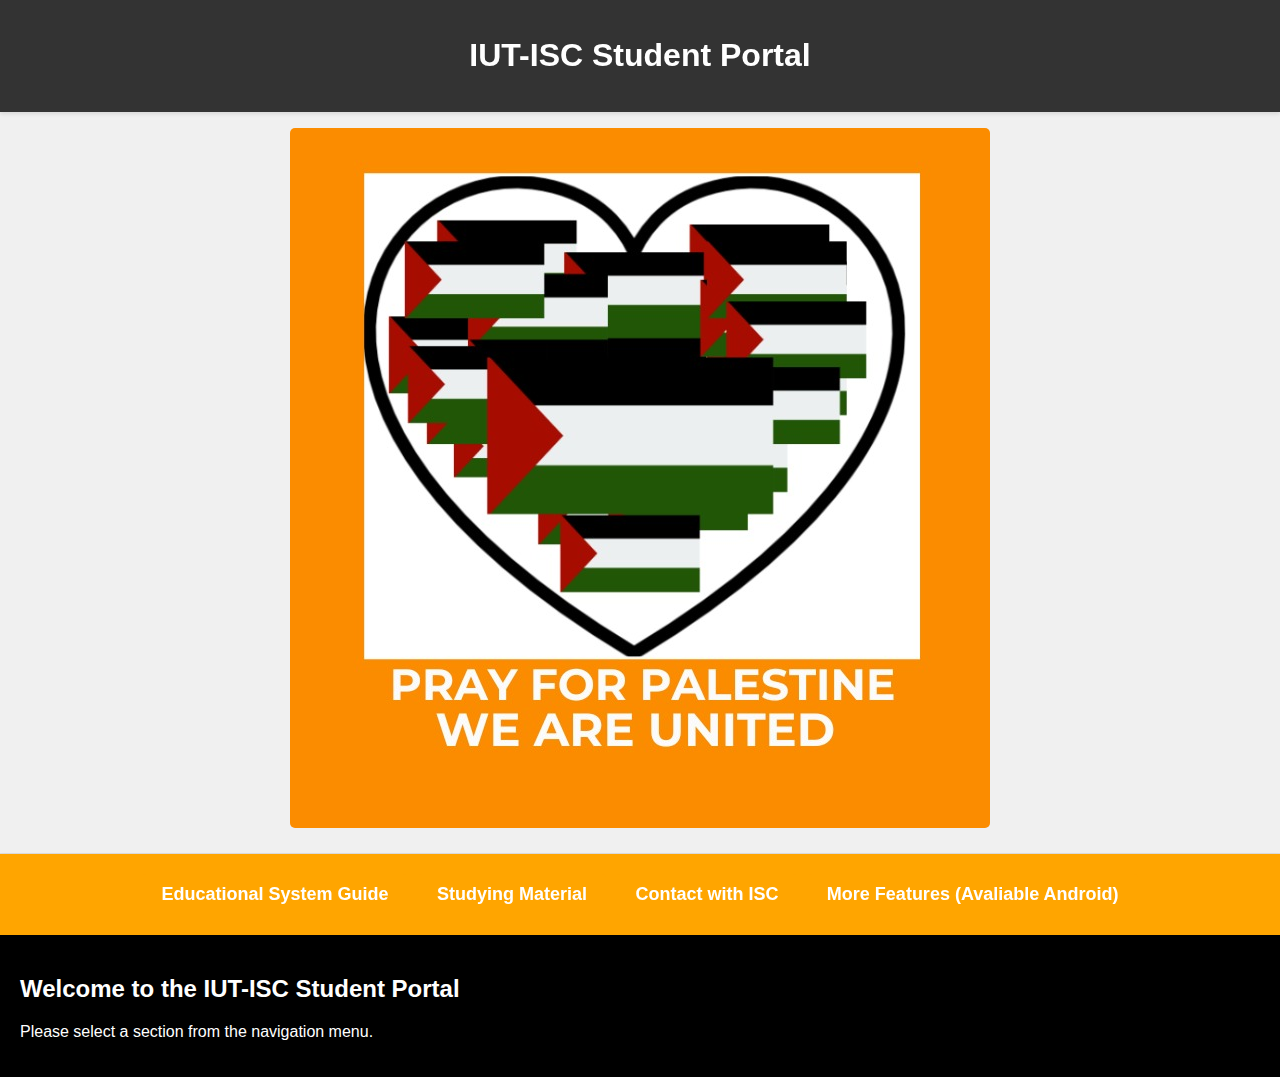
<file: index.html>
<!DOCTYPE html>
<html lang="en" >
<head>
<meta charset="UTF-8">
<meta name="viewport" content="width=device-width, initial-scale=1.0">
<title>IUT-ISC Student Portal</title>
<link rel="stylesheet" href="css/style.css">
</head>
<body>
  <header style="color: white;">
    <h1>IUT-ISC Student Portal</h1>
  </header>

  <main>
    <section id="prayForPalestine">
      <img src="img/pray.png" alt="Pray for Palestine"> 
    </section>

    <nav>
      <button data-page="educational_system" >Educational System Guide</button>
      <button data-page="study_material" >Studying Material</button>
      <button data-page="contact_isc" >Contact with ISC</button>
      <button data-page="app_guide" >More Features (Avaliable Android)</button>
    </nav>

    <section id="pageContent" style="color: white;">
      <h2>Welcome to the IUT-ISC Student Portal</h2>
      <p>Please select a section from the navigation menu.</p>
    </section>
  </main>

  <script src="js/scripts.js"></script>
</body>
</html>
</file>
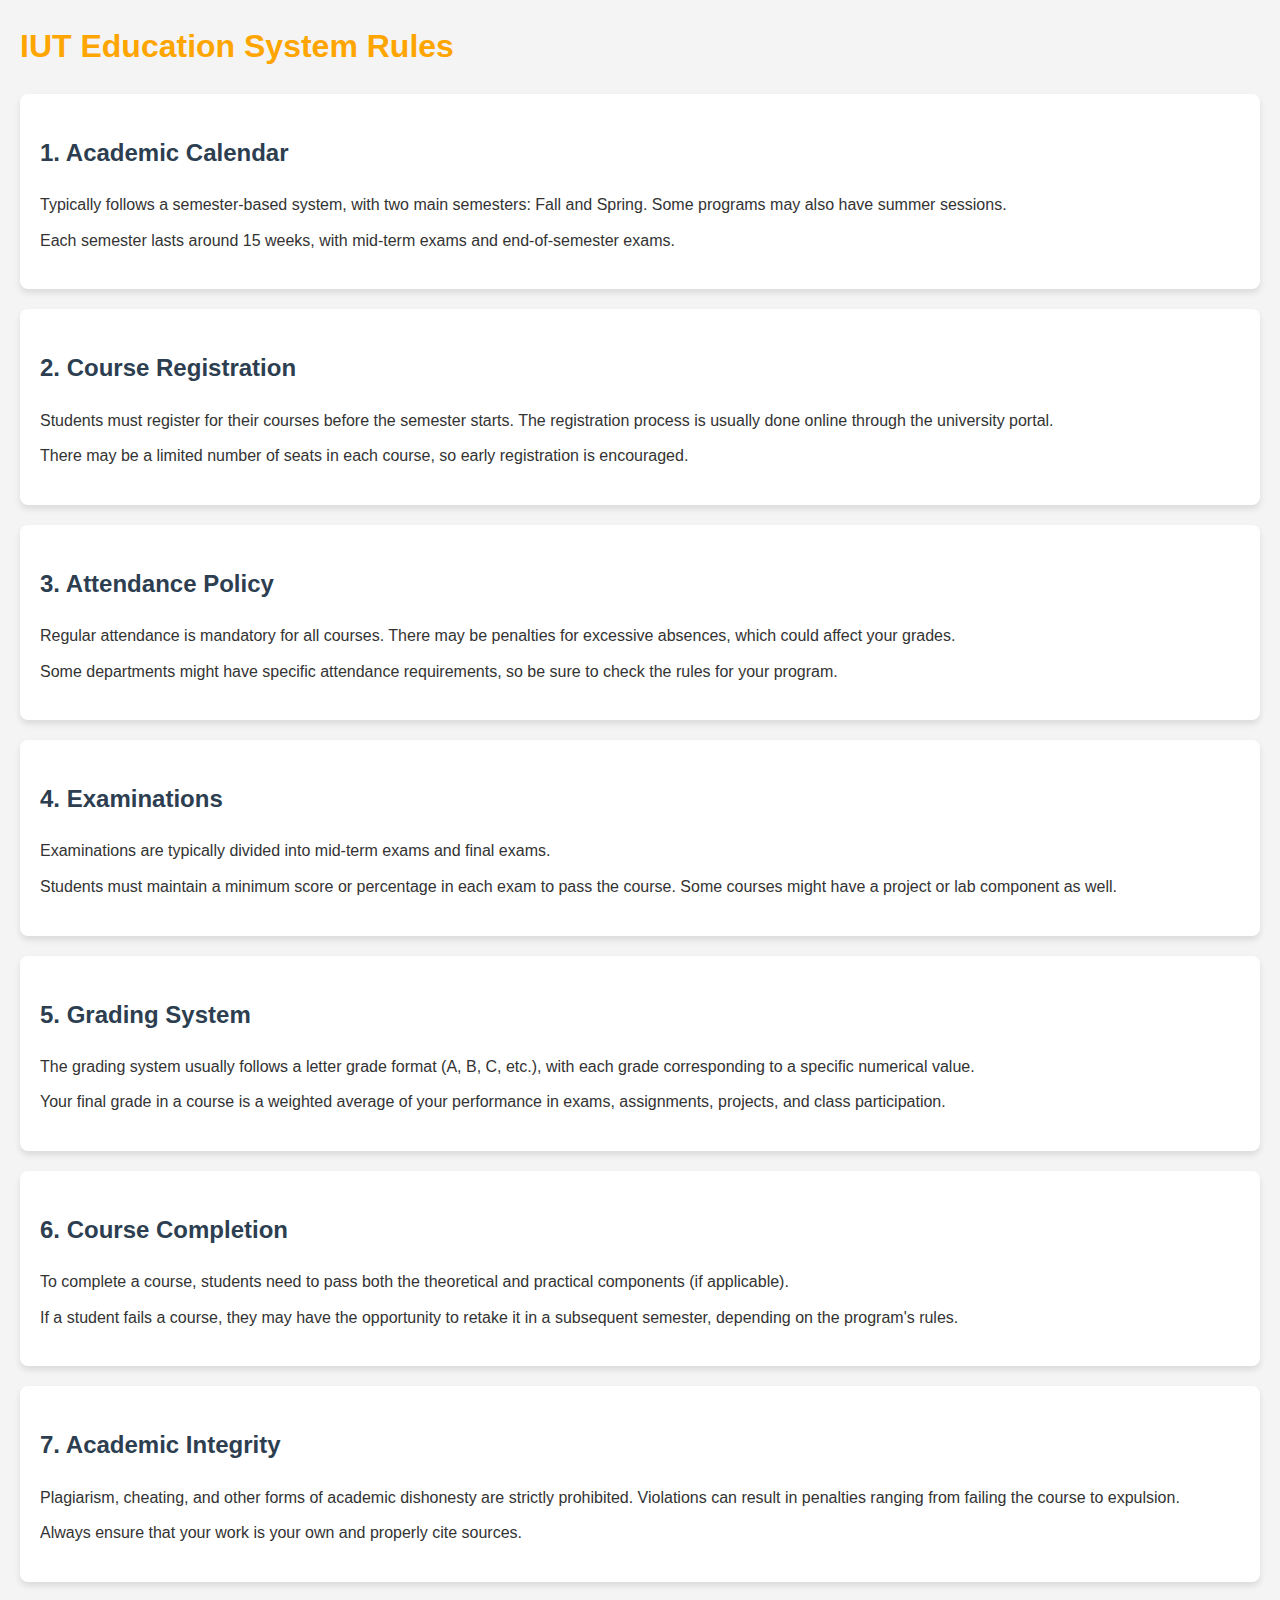
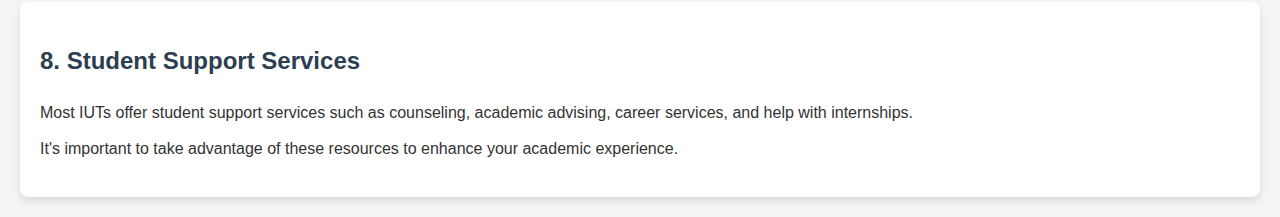
<file: EDUCATION_SYSTEM_RULES.html>
<!DOCTYPE html>
<html lang="en">
<head>
    <meta charset="UTF-8">
    <meta name="viewport" content="width=device-width, initial-scale=1.0">
    <title>IUT Education System Rules</title>
    <style>
        body {
            font-family: Arial, sans-serif;
            line-height: 1.6;
            margin: 20px;
            background-color: #f4f4f4;
            color: #333;
        }
        h1 {
            color: orange;
        }
        h2 {
            color: #2c3e50;
        }
        ul {
            list-style-type: none;
            padding: 0;
        }
        li {
            margin: 10px 0;
        }
        .section {
            background-color: #fff;
            padding: 20px;
            margin-bottom: 20px;
            border-radius: 8px;
            box-shadow: 0 4px 6px rgba(0, 0, 0, 0.1);
        }
    </style>
</head>
<body>
    <h1>IUT Education System Rules</h1>

    <div class="section">
        <h2>1. Academic Calendar</h2>
        <ul>
            <li>Typically follows a semester-based system, with two main semesters: Fall and Spring. Some programs may also have summer sessions.</li>
            <li>Each semester lasts around 15 weeks, with mid-term exams and end-of-semester exams.</li>
        </ul>
    </div>

    <div class="section">
        <h2>2. Course Registration</h2>
        <ul>
            <li>Students must register for their courses before the semester starts. The registration process is usually done online through the university portal.</li>
            <li>There may be a limited number of seats in each course, so early registration is encouraged.</li>
        </ul>
    </div>

    <div class="section">
        <h2>3. Attendance Policy</h2>
        <ul>
            <li>Regular attendance is mandatory for all courses. There may be penalties for excessive absences, which could affect your grades.</li>
            <li>Some departments might have specific attendance requirements, so be sure to check the rules for your program.</li>
        </ul>
    </div>

    <div class="section">
        <h2>4. Examinations</h2>
        <ul>
            <li>Examinations are typically divided into mid-term exams and final exams.</li>
            <li>Students must maintain a minimum score or percentage in each exam to pass the course. Some courses might have a project or lab component as well.</li>
        </ul>
    </div>

    <div class="section">
        <h2>5. Grading System</h2>
        <ul>
            <li>The grading system usually follows a letter grade format (A, B, C, etc.), with each grade corresponding to a specific numerical value.</li>
            <li>Your final grade in a course is a weighted average of your performance in exams, assignments, projects, and class participation.</li>
        </ul>
    </div>

    <div class="section">
        <h2>6. Course Completion</h2>
        <ul>
            <li>To complete a course, students need to pass both the theoretical and practical components (if applicable).</li>
            <li>If a student fails a course, they may have the opportunity to retake it in a subsequent semester, depending on the program's rules.</li>
        </ul>
    </div>

    <div class="section">
        <h2>7. Academic Integrity</h2>
        <ul>
            <li>Plagiarism, cheating, and other forms of academic dishonesty are strictly prohibited. Violations can result in penalties ranging from failing the course to expulsion.</li>
            <li>Always ensure that your work is your own and properly cite sources.</li>
        </ul>
    </div>

    <div class="section">
        <h2>8. Student Support Services</h2>
        <ul>
            <li>Most IUTs offer student support services such as counseling, academic advising, career services, and help with internships.</li>
            <li>It's important to take advantage of these resources to enhance your academic experience.</li>
        </ul>
    </div>
</body>
</html>
</file>
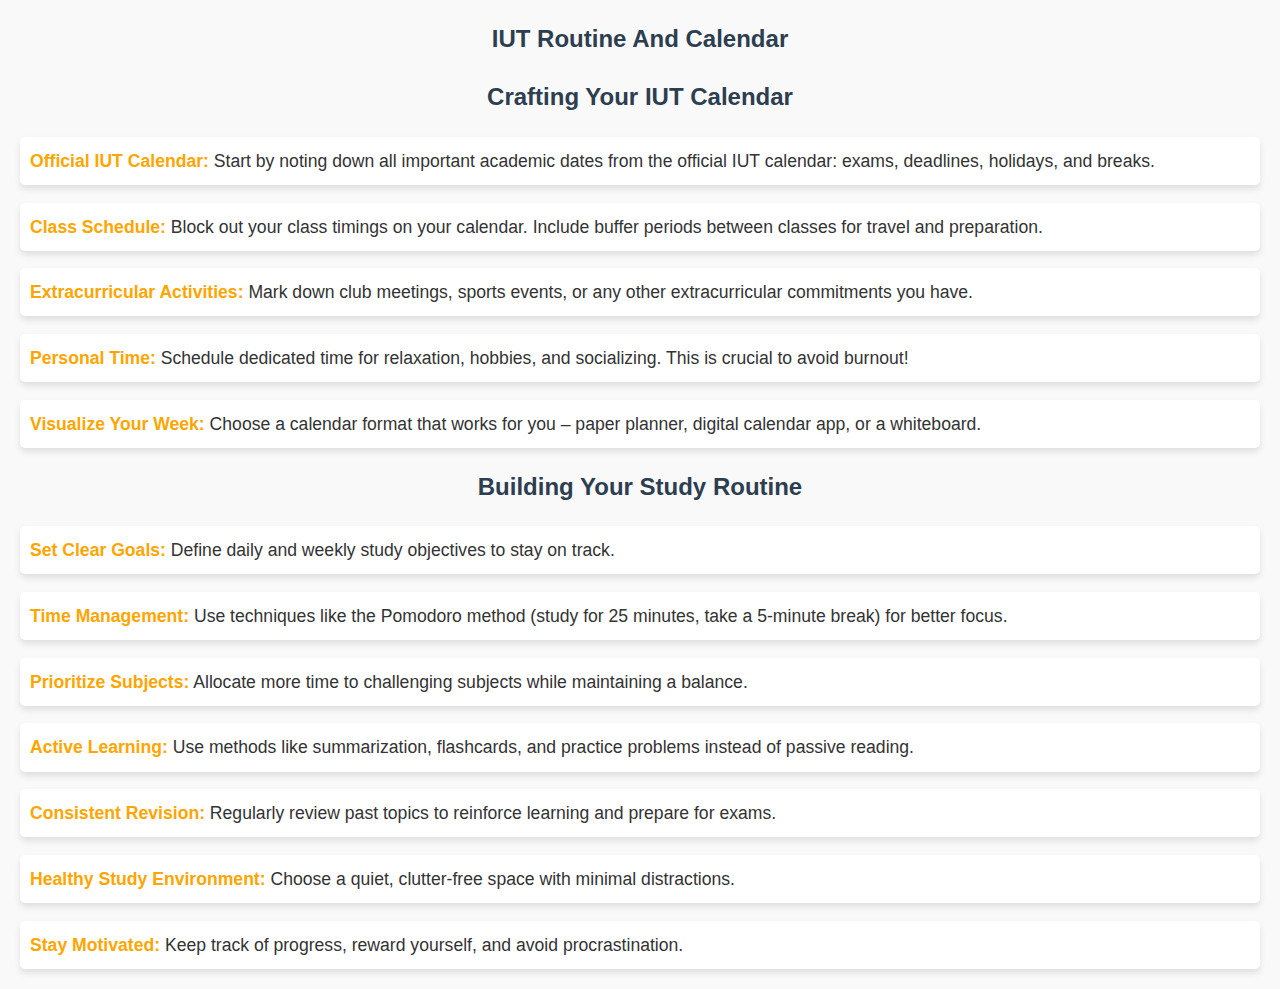
<file: iut-routine-and-calendar.html>
<!DOCTYPE html>
<html lang="en">
<head>
    <meta charset="UTF-8">
    <meta name="viewport" content="width=device-width, initial-scale=1.0">
    <title>IUT Routine And Calendar</title>
    <style>
        body {
            font-family: Arial, sans-serif;
            line-height: 1.6;
            margin: 20px;
            background-color: #f9f9f9;
            color: #333;
        }
        h2 {
            color: #2c3e50;
            text-align: center;
            margin-bottom: 20px;
        }
        p {
            font-size: 1.1em;
            margin-bottom: 10px;
            padding: 10px;
            background-color: #fff;
            border-radius: 5px;
            box-shadow: 0 4px 6px rgba(0, 0, 0, 0.1);
        }
        strong {
            color: orange;
        }
    </style>
</head>
<body>
    <h2>IUT Routine And Calendar</h2>
    
    <h2>Crafting Your IUT Calendar</h2>
    <p><strong>Official IUT Calendar:</strong> Start by noting down all important academic dates from the official IUT calendar: exams, deadlines, holidays, and breaks.</p>
    <p><strong>Class Schedule:</strong> Block out your class timings on your calendar. Include buffer periods between classes for travel and preparation.</p>
    <p><strong>Extracurricular Activities:</strong> Mark down club meetings, sports events, or any other extracurricular commitments you have.</p>
    <p><strong>Personal Time:</strong> Schedule dedicated time for relaxation, hobbies, and socializing. This is crucial to avoid burnout!</p>
    <p><strong>Visualize Your Week:</strong> Choose a calendar format that works for you – paper planner, digital calendar app, or a whiteboard.</p>
    
    <h2>Building Your Study Routine</h2>
    <p><strong>Set Clear Goals:</strong> Define daily and weekly study objectives to stay on track.</p>
    <p><strong>Time Management:</strong> Use techniques like the Pomodoro method (study for 25 minutes, take a 5-minute break) for better focus.</p>
    <p><strong>Prioritize Subjects:</strong> Allocate more time to challenging subjects while maintaining a balance.</p>
    <p><strong>Active Learning:</strong> Use methods like summarization, flashcards, and practice problems instead of passive reading.</p>
    <p><strong>Consistent Revision:</strong> Regularly review past topics to reinforce learning and prepare for exams.</p>
    <p><strong>Healthy Study Environment:</strong> Choose a quiet, clutter-free space with minimal distractions.</p>
    <p><strong>Stay Motivated:</strong> Keep track of progress, reward yourself, and avoid procrastination.</p>
</body>
</html>
</file>
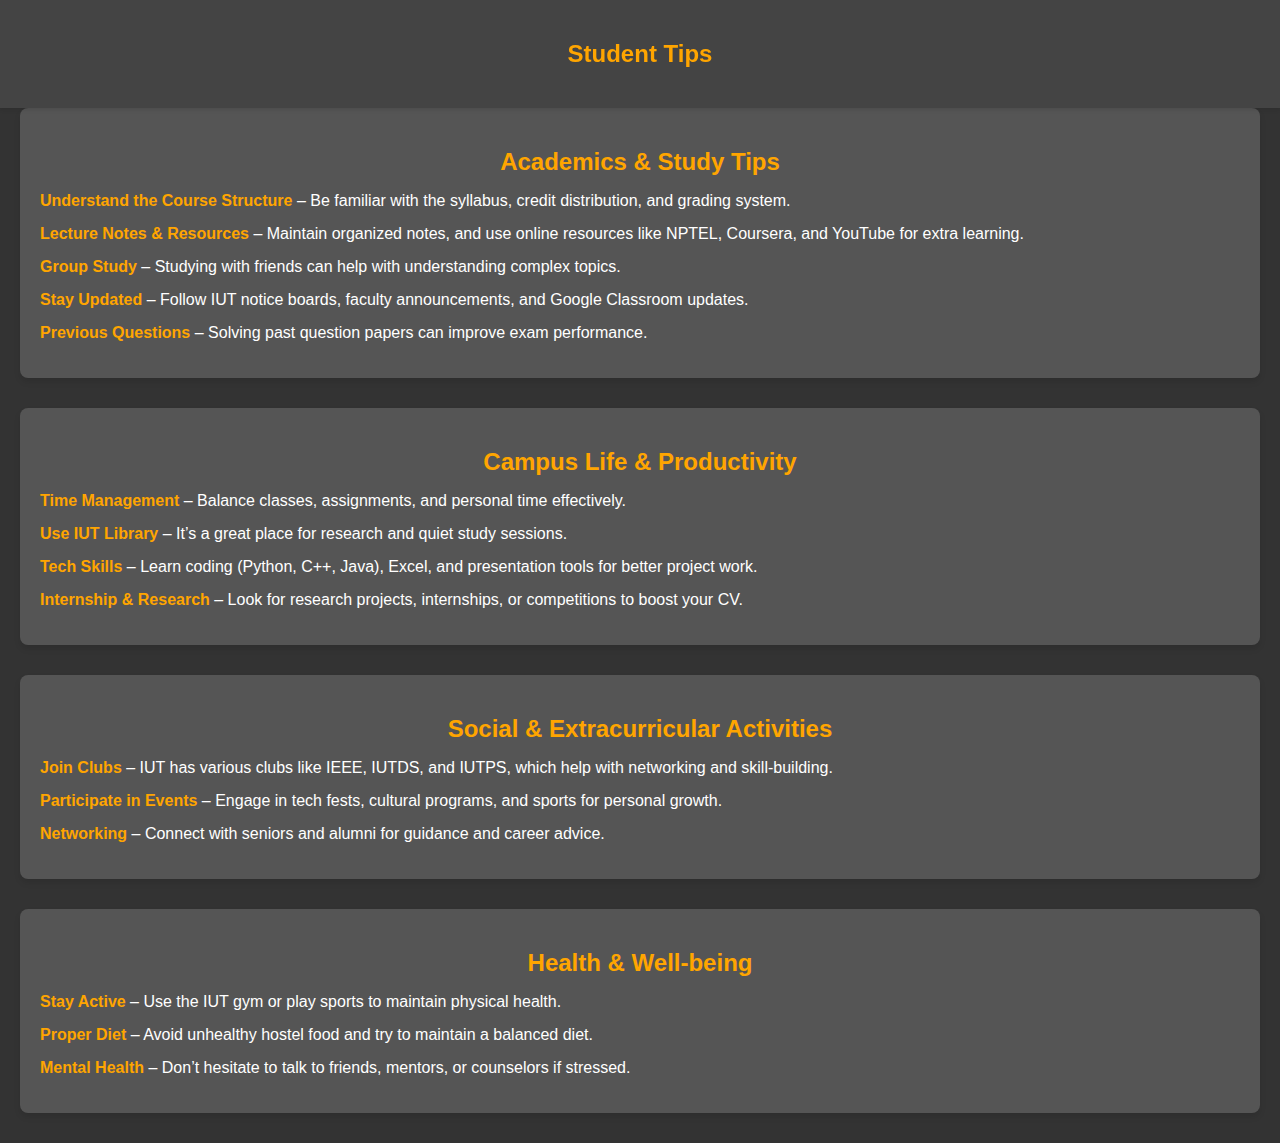
<file: senior-advices.html>
<!DOCTYPE html>
<html lang="en">
<head>
  <meta charset="UTF-8">
  <meta name="viewport" content="width=device-width, initial-scale=1.0">
  <title>Senior Advices - Student Tips</title>
  <link rel="stylesheet" href="css/style.css">
  <style>
    body {
      color: white;
      background-color: #333;
      font-family: Arial, sans-serif;
    }

    h2 {
      color: orange;
      text-align: center;
      margin-bottom: 20px;
    }

    header {
      padding: 20px 0;
      background-color: #444;
      text-align: center;
    }

    main {
      padding: 0 20px;
    }

    section {
      margin-bottom: 30px;
      background-color: #555;
      border-radius: 8px;
      padding: 20px;
      box-shadow: 0 4px 6px rgba(0, 0, 0, 0.1);
    }

    section h2 {
      color: orange;
      margin-bottom: 10px;
    }

    ul {
      list-style-type: none;
      padding: 0;
    }

    li {
      margin: 15px 0;
    }

    li strong {
      color: orange;
    }
  </style>
</head>
<body>
  <header>
    <h2>Student Tips</h2>
  </header>
  <main>
    <section>
      <h2>Academics & Study Tips</h2>
      <ul>
        <li><strong>Understand the Course Structure</strong> – Be familiar with the syllabus, credit distribution, and grading system.</li>
        <li><strong>Lecture Notes & Resources</strong> – Maintain organized notes, and use online resources like NPTEL, Coursera, and YouTube for extra learning.</li>
        <li><strong>Group Study</strong> – Studying with friends can help with understanding complex topics.</li>
        <li><strong>Stay Updated</strong> – Follow IUT notice boards, faculty announcements, and Google Classroom updates.</li>
        <li><strong>Previous Questions</strong> – Solving past question papers can improve exam performance.</li>
      </ul>
    </section>
    <section>
      <h2>Campus Life & Productivity</h2>
      <ul>
        <li><strong>Time Management</strong> – Balance classes, assignments, and personal time effectively.</li>
        <li><strong>Use IUT Library</strong> – It’s a great place for research and quiet study sessions.</li>
        <li><strong>Tech Skills</strong> – Learn coding (Python, C++, Java), Excel, and presentation tools for better project work.</li>
        <li><strong>Internship & Research</strong> – Look for research projects, internships, or competitions to boost your CV.</li>
      </ul>
    </section>
    <section>
      <h2>Social & Extracurricular Activities</h2>
      <ul>
        <li><strong>Join Clubs</strong> – IUT has various clubs like IEEE, IUTDS, and IUTPS, which help with networking and skill-building.</li>
        <li><strong>Participate in Events</strong> – Engage in tech fests, cultural programs, and sports for personal growth.</li>
        <li><strong>Networking</strong> – Connect with seniors and alumni for guidance and career advice.</li>
      </ul>
    </section>
    <section>
      <h2>Health & Well-being</h2>
      <ul>
        <li><strong>Stay Active</strong> – Use the IUT gym or play sports to maintain physical health.</li>
        <li><strong>Proper Diet</strong> – Avoid unhealthy hostel food and try to maintain a balanced diet.</li>
        <li><strong>Mental Health</strong> – Don’t hesitate to talk to friends, mentors, or counselors if stressed.</li>
      </ul>
    </section>
  </main>
</body>
</html>
</file>
<file: css/style.css>
body {
  font-family: Arial, sans-serif;
  background-color: #000;
  margin: 0;
  padding: 0;
  display: flex;
  flex-direction: column;
  min-height: 100vh;
  box-sizing: border-box;
  overflow-x: hidden;
  -webkit-font-smoothing: antialiased;
  -moz-osx-font-smoothing: grayscale;
}

header {
  color: #fff;
  padding: 1em;
  text-align: center;
  background-color: #333;
  box-shadow: 0 2px 4px rgba(0, 0, 0, 0.1);
  position: sticky;
  top: 0;
  z-index: 1;
}

nav {
  text-align: center;
  background-color: orange;
  padding: 1em;
  box-shadow: 0 2px 4px rgba(0, 0, 0, 0.1);
  position: sticky;
  top: 0;
  z-index: 1;
  font-weight: bold;
}

nav button {
  background-color: orange;
  border: none;
  color: #fff;
  padding: 10px 20px;
  text-align: center;
  text-decoration: none;
  display: inline-block;
  font-size: 18px;
  margin: 4px 2px;
  cursor: pointer;
  border-radius: 5px;
  font-weight: bold;
  transition: background-color 0.3s ease;
  outline: none;
}

nav button:hover {
  background-color: white;
  color: black;
}

nav button:active {
  transform: translateY(2px);
}

#pageContent {
  padding: 20px;
  flex-grow: 1;
  box-sizing: border-box;
  overflow-y: auto;
}

#prayForPalestine {
  padding: 1em;
  text-align: center;
  background-color: #f0f0f0;
  border-bottom: 1px solid #ddd;
}

#prayForPalestine img {
  max-width: 100%;
  height: auto;
  margin-bottom: 5px;
  border-radius: 5px;
}

footer {
  background-color: #333;
  color: #fff;
  padding: 1em;
  text-align: center;
  clear: both;
  position: relative;
  bottom: 0;
  width: 100%;
}

/* Responsive design */
@media (max-width: 768px) {
  nav button {
    display: block;
    width: 100%;
    box-sizing: border-box;
    margin-bottom: 10px;
  }
}

@media (max-width: 480px) {
  body {
    font-size: 14px;
  }
  header {
    padding: 0.5em;
  }
  nav {
    padding: 0.5em;
  }
  #pageContent {
    padding: 10px;
  }
  #prayForPalestine {
    padding: 0.5em;
  }
  footer {
    padding: 0.5em;
  }
}
</file>
